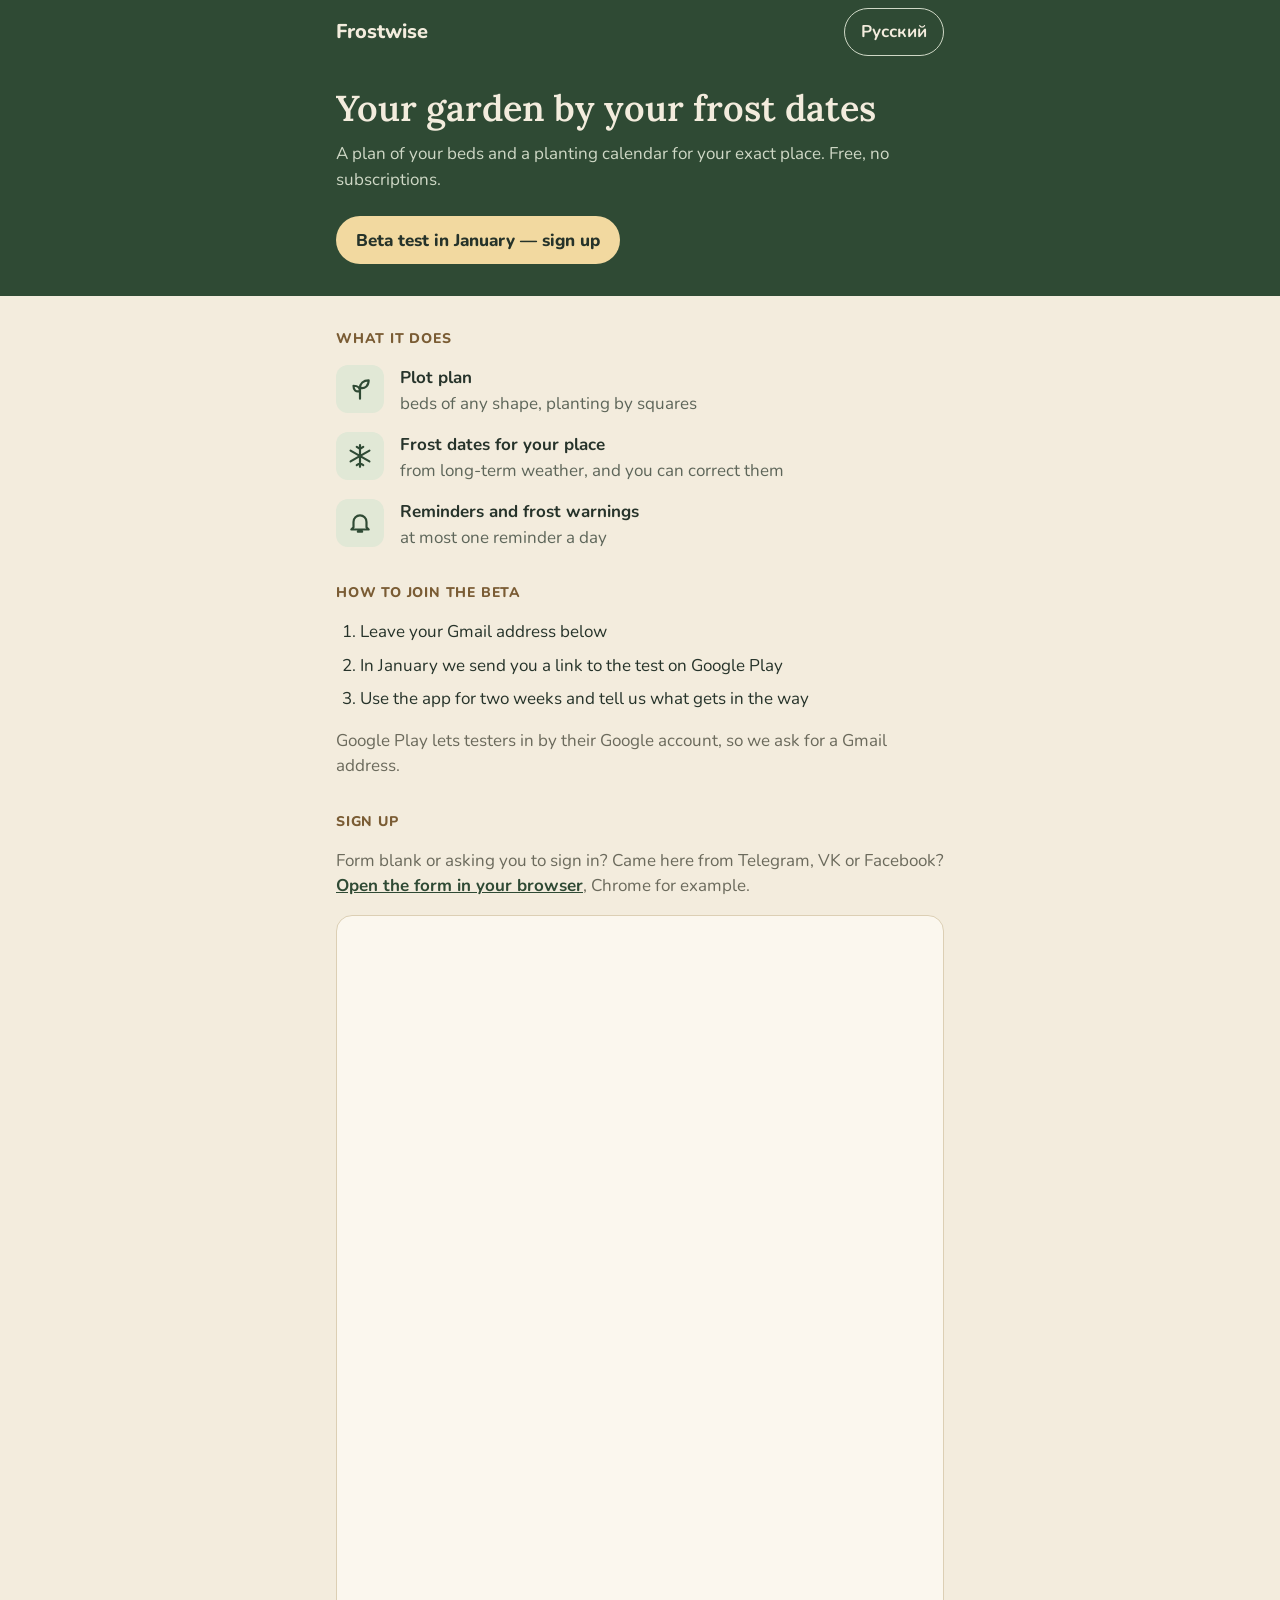
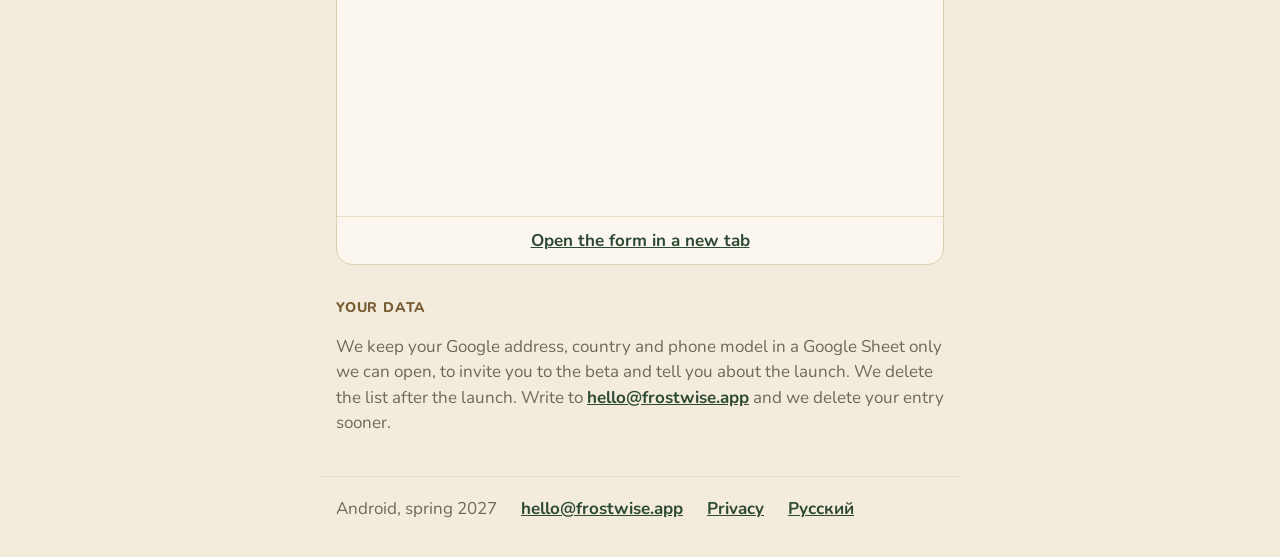
<file: index.html>
<!doctype html>
<html lang="en">
  <head>
    <meta charset="utf-8">
    <meta name="viewport" content="width=device-width, initial-scale=1">
    <title>Frostwise — your garden by your frost dates</title>
    <meta name="description" content="A plan of your beds and a planting calendar for your exact place. Free, no subscriptions. Beta test on Android in January.">
    <meta property="og:type" content="website">
    <meta property="og:url" content="https://frostwise.app/">
    <meta property="og:title" content="Frostwise — your garden by your frost dates">
    <meta property="og:description" content="A plan of your beds and a planting calendar for your exact place. Free, no subscriptions. Beta test on Android in January.">
    <meta property="og:image" content="https://frostwise.app/og.png">
    <meta property="og:locale" content="en_US">
    <link rel="alternate" hreflang="en" href="https://frostwise.app/">
    <link rel="alternate" hreflang="ru" href="https://frostwise.app/ru/">
    <link rel="alternate" hreflang="x-default" href="https://frostwise.app/">
    <link rel="icon" href="/icon.svg" type="image/svg+xml">
    <link rel="stylesheet" href="/styles.css">
  </head>
  <body>
    <header class="hero">
      <div class="wrap">
        <nav class="bar">
          <span class="wordmark">Frostwise</span>
          <a class="lang" href="/ru/" hreflang="ru" lang="ru">Русский</a>
        </nav>
        <h1>Your garden by your frost dates</h1>
        <p class="lead">A plan of your beds and a planting calendar for your exact place. Free, no subscriptions.</p>
        <a class="chip" href="#signup">Beta test in January — sign up</a>
      </div>
    </header>
    <main class="wrap">
      <section id="what">
        <h2 class="eyebrow">What it does</h2>
        <ul class="points">
          <li class="point">
            <span class="tile" aria-hidden="true"><svg viewBox="0 0 24 24"><path d="M12 21V11M12 11c0-4 3-7 8-7 0 5-3 8-8 7Zm0 3c0-3-2-5-6-5 0 4 2 6 6 5Z"/></svg></span>
            <p><strong>Plot plan</strong> beds of any shape, planting by squares</p>
          </li>
          <li class="point">
            <span class="tile" aria-hidden="true"><svg viewBox="0 0 24 24"><path d="M12 2v20M3.3 7l17.4 10M3.3 17l17.4-10M9 3.5l3 2 3-2M9 20.5l3-2 3 2"/></svg></span>
            <p><strong>Frost dates for your place</strong> from long-term weather, and you can correct them</p>
          </li>
          <li class="point">
            <span class="tile" aria-hidden="true"><svg viewBox="0 0 24 24"><path d="M6 16V11a6 6 0 0 1 12 0v5l2 2H4l2-2Zm4 4h4"/></svg></span>
            <p><strong>Reminders and frost warnings</strong> at most one reminder a day</p>
          </li>
        </ul>
      </section>
      <section id="beta">
        <h2 class="eyebrow">How to join the beta</h2>
        <ol class="steps">
          <li>Leave your Gmail address below</li>
          <li>In January we send you a link to the test on Google Play</li>
          <li>Use the app for two weeks and tell us what gets in the way</li>
        </ol>
        <p class="note">Google Play lets testers in by their Google account, so we ask for a Gmail address.</p>
      </section>
      <section id="signup">
        <h2 class="eyebrow">Sign up</h2>
        <p class="form-hint">Form blank or asking you to sign in? Came here from Telegram, VK or Facebook? <a class="form-link" href="https://docs.google.com/forms/d/e/1FAIpQLSfEmBC6Qk20G_iKcZBhZphVHSjhlrjrxqHFV7CmTz7oY4Jwbg/viewform" target="_blank" rel="noopener">Open the form in your browser</a>, Chrome for example.</p>
        <div class="form">
          <iframe class="form-frame" src="https://docs.google.com/forms/d/e/1FAIpQLSfEmBC6Qk20G_iKcZBhZphVHSjhlrjrxqHFV7CmTz7oY4Jwbg/viewform?embedded=true" title="Sign-up form" loading="lazy"></iframe>
          <a class="form-link" href="https://docs.google.com/forms/d/e/1FAIpQLSfEmBC6Qk20G_iKcZBhZphVHSjhlrjrxqHFV7CmTz7oY4Jwbg/viewform" target="_blank" rel="noopener">Open the form in a new tab</a>
        </div>
      </section>
      <section id="data">
        <h2 class="eyebrow">Your data</h2>
        <p class="note">We keep your Google address, country and phone model in a Google Sheet only we can open, to invite you to the beta and tell you about the launch. We delete the list after the launch. Write to <a href="mailto:hello@frostwise.app">hello@frostwise.app</a> and we delete your entry sooner.</p>
      </section>
    </main>
    <footer class="wrap foot">
      <span>Android, spring 2027</span>
      <a href="mailto:hello@frostwise.app">hello@frostwise.app</a>
      <a href="/privacy/">Privacy</a>
      <a href="/ru/" hreflang="ru" lang="ru">Русский</a>
    </footer>
  </body>
</html>
</file>
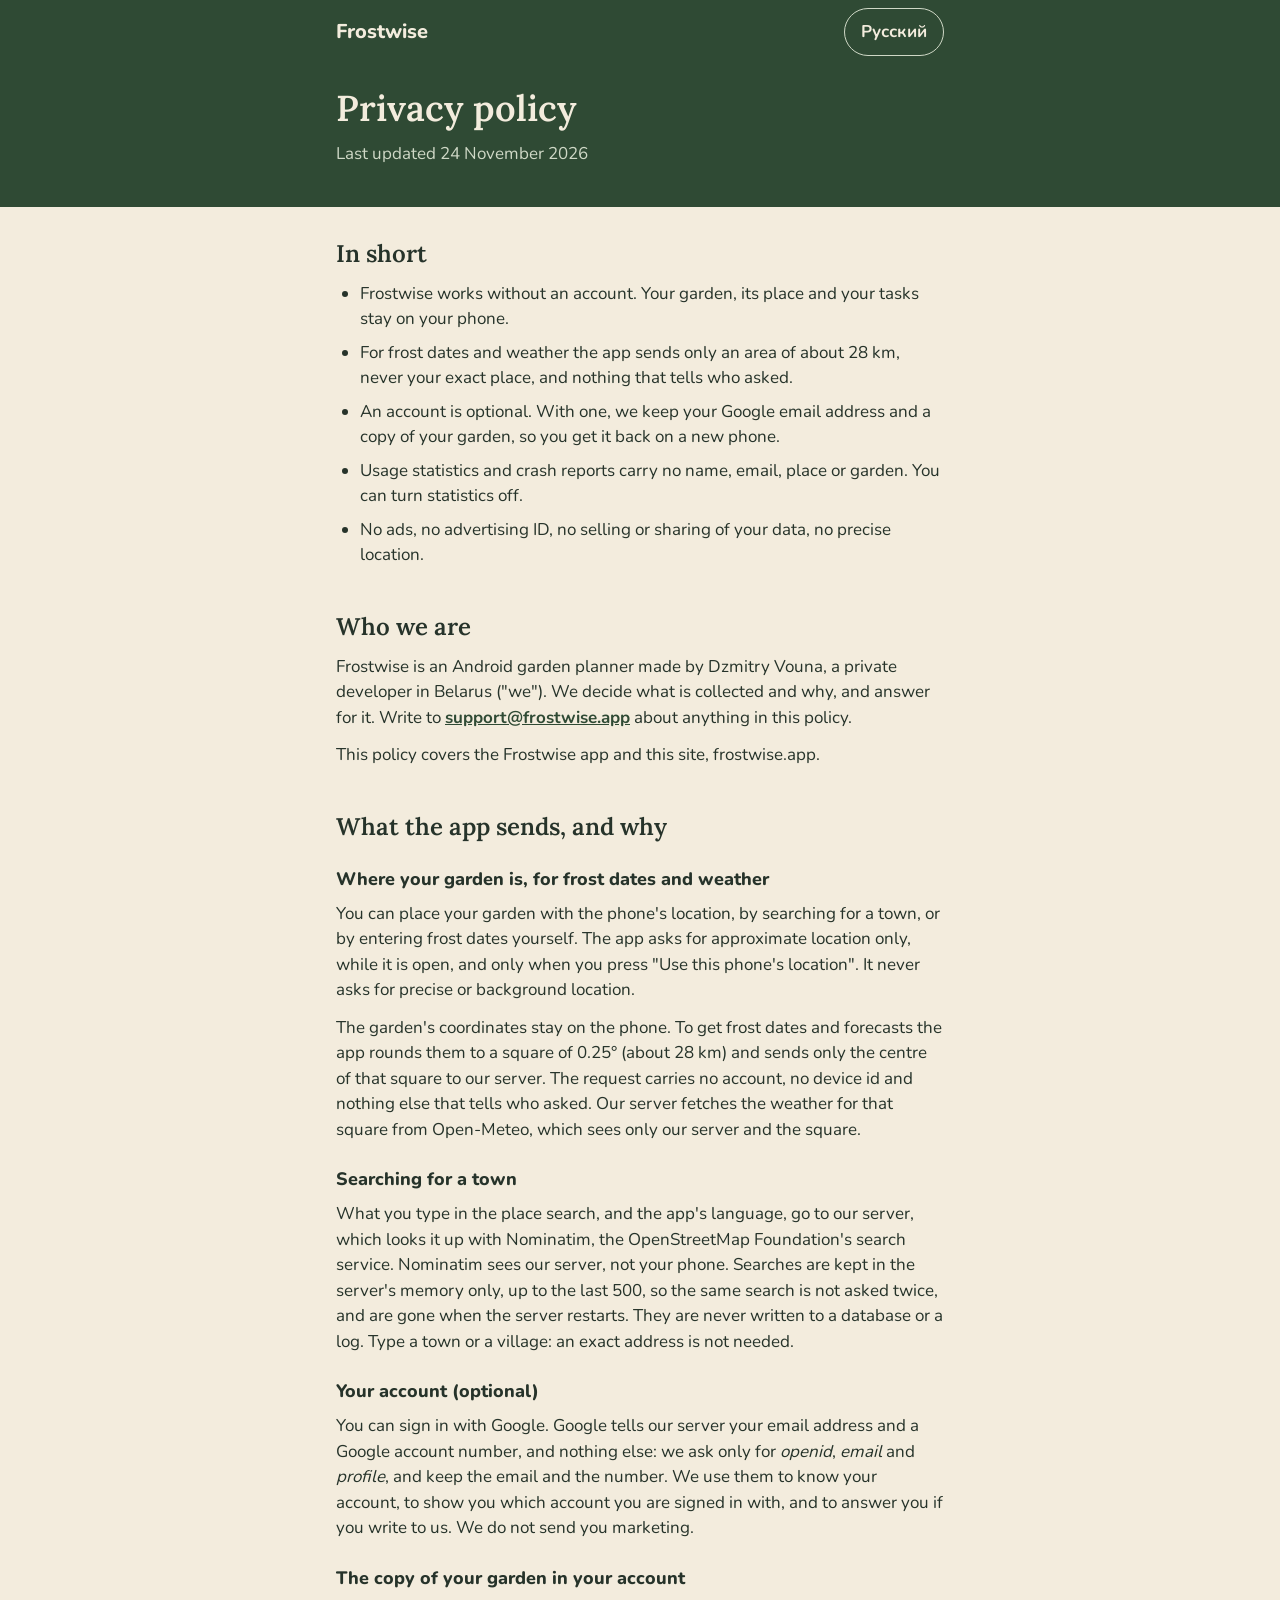
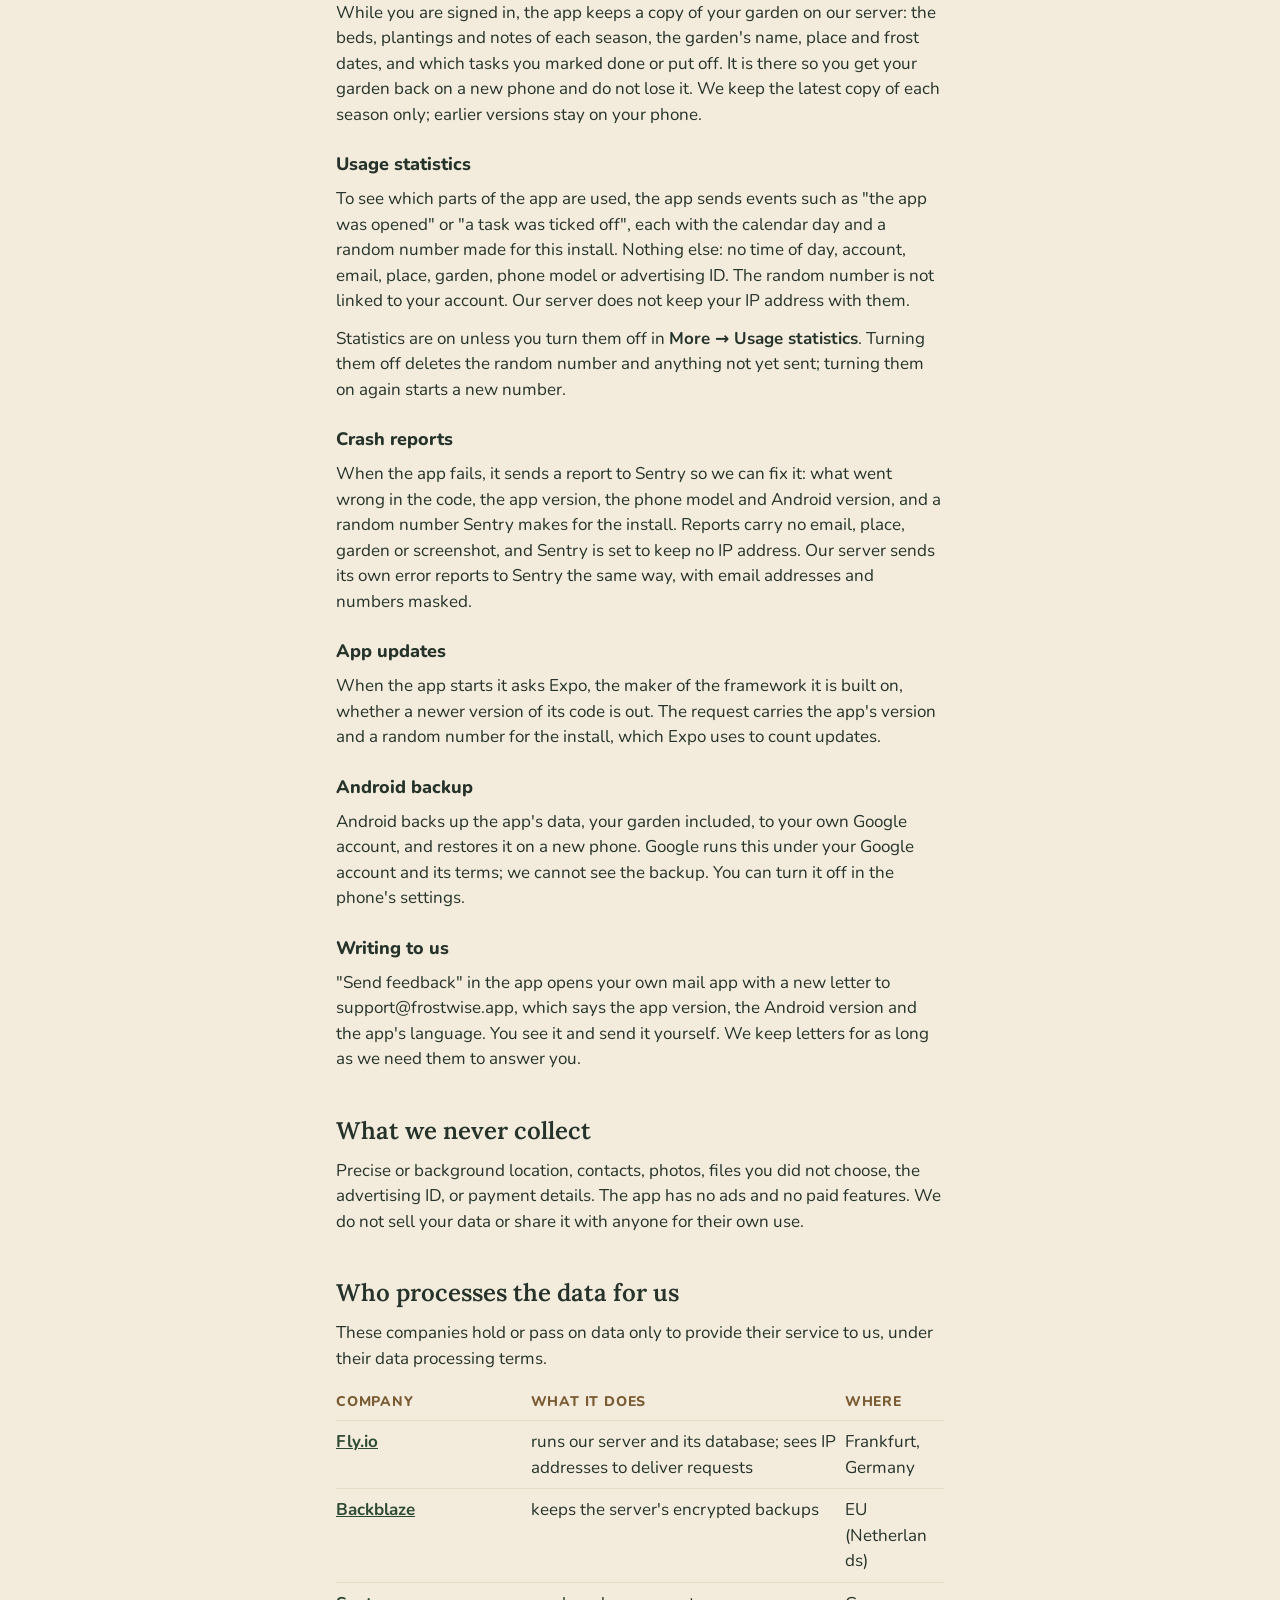
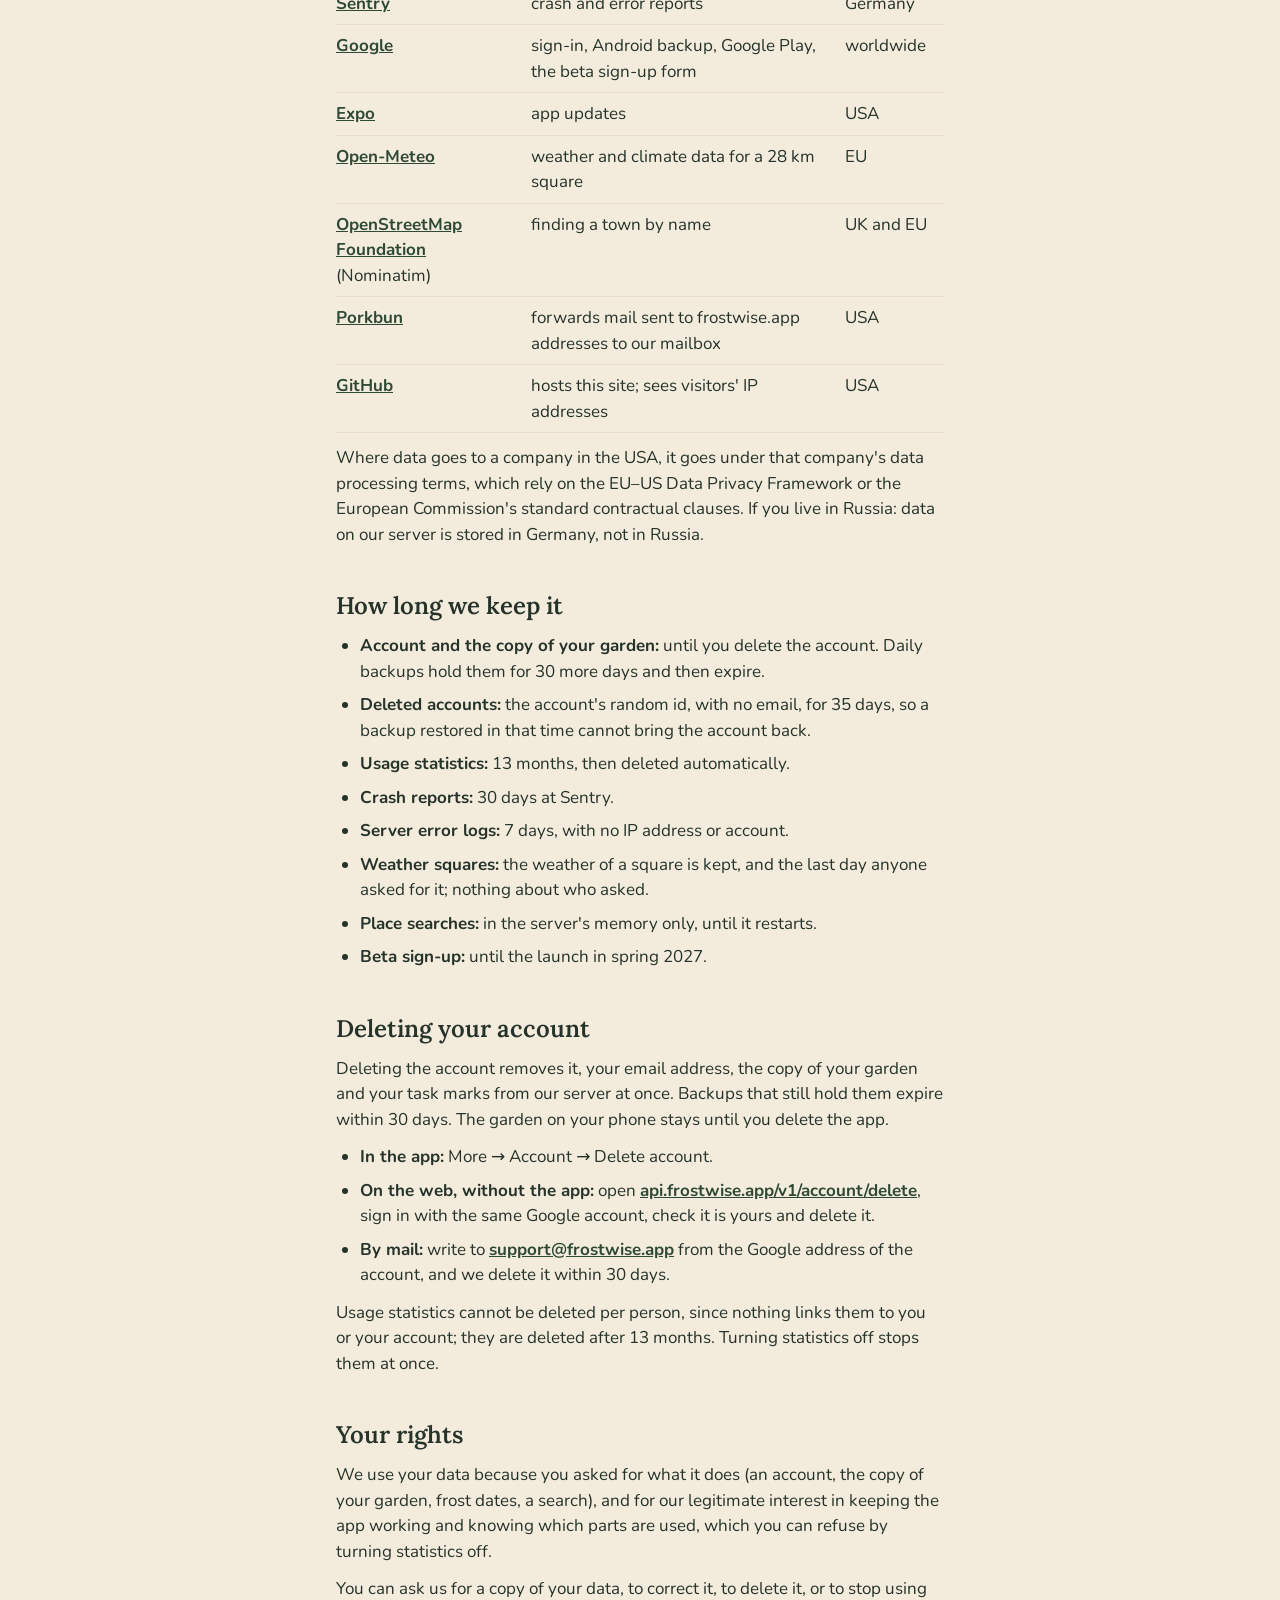
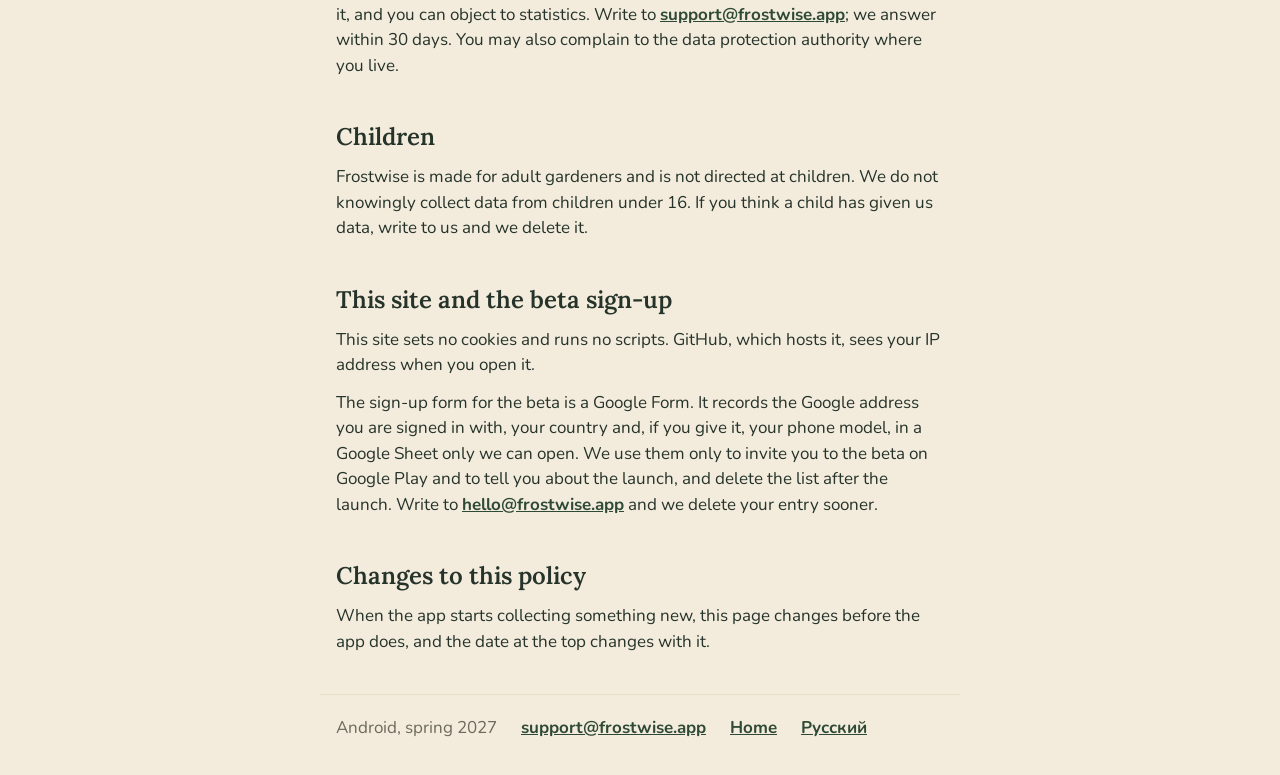
<file: privacy/index.html>
<!doctype html>
<html lang="en">
  <head>
    <meta charset="utf-8">
    <meta name="viewport" content="width=device-width, initial-scale=1">
    <title>Privacy policy — Frostwise</title>
    <meta name="description" content="What the Frostwise app and this site collect, why, where it is kept, for how long, and how to delete it.">
    <meta property="og:type" content="website">
    <meta property="og:url" content="https://frostwise.app/privacy/">
    <meta property="og:title" content="Privacy policy — Frostwise">
    <meta property="og:description" content="What the Frostwise app and this site collect, why, where it is kept, for how long, and how to delete it.">
    <meta property="og:image" content="https://frostwise.app/og.png">
    <meta property="og:locale" content="en_US">
    <link rel="alternate" hreflang="en" href="https://frostwise.app/privacy/">
    <link rel="alternate" hreflang="ru" href="https://frostwise.app/ru/privacy/">
    <link rel="alternate" hreflang="x-default" href="https://frostwise.app/privacy/">
    <link rel="icon" href="/icon.svg" type="image/svg+xml">
    <link rel="stylesheet" href="/styles.css">
  </head>
  <body>
    <header class="hero hero-short">
      <div class="wrap">
        <nav class="bar">
          <a class="wordmark" href="/">Frostwise</a>
          <a class="lang" href="/ru/privacy/" hreflang="ru" lang="ru">Русский</a>
        </nav>
        <h1>Privacy policy</h1>
        <p class="lead">Last updated 24 November 2026</p>
      </div>
    </header>
    <main class="wrap policy">
      <section id="summary">
        <h2>In short</h2>
        <ul>
          <li>Frostwise works without an account. Your garden, its place and your tasks stay on your phone.</li>
          <li>For frost dates and weather the app sends only an area of about 28 km, never your exact place, and nothing that tells who asked.</li>
          <li>An account is optional. With one, we keep your Google email address and a copy of your garden, so you get it back on a new phone.</li>
          <li>Usage statistics and crash reports carry no name, email, place or garden. You can turn statistics off.</li>
          <li>No ads, no advertising ID, no selling or sharing of your data, no precise location.</li>
        </ul>
      </section>

      <section id="who">
        <h2>Who we are</h2>
        <p>Frostwise is an Android garden planner made by Dzmitry Vouna, a private developer in Belarus ("we"). We decide what is collected and why, and answer for it. Write to <a href="mailto:support@frostwise.app">support@frostwise.app</a> about anything in this policy.</p>
        <p>This policy covers the Frostwise app and this site, frostwise.app.</p>
      </section>

      <section id="app">
        <h2>What the app sends, and why</h2>

        <h3>Where your garden is, for frost dates and weather</h3>
        <p>You can place your garden with the phone's location, by searching for a town, or by entering frost dates yourself. The app asks for approximate location only, while it is open, and only when you press "Use this phone's location". It never asks for precise or background location.</p>
        <p>The garden's coordinates stay on the phone. To get frost dates and forecasts the app rounds them to a square of 0.25° (about 28 km) and sends only the centre of that square to our server. The request carries no account, no device id and nothing else that tells who asked. Our server fetches the weather for that square from Open-Meteo, which sees only our server and the square.</p>

        <h3>Searching for a town</h3>
        <p>What you type in the place search, and the app's language, go to our server, which looks it up with Nominatim, the OpenStreetMap Foundation's search service. Nominatim sees our server, not your phone. Searches are kept in the server's memory only, up to the last 500, so the same search is not asked twice, and are gone when the server restarts. They are never written to a database or a log. Type a town or a village: an exact address is not needed.</p>

        <h3>Your account (optional)</h3>
        <p>You can sign in with Google. Google tells our server your email address and a Google account number, and nothing else: we ask only for <em>openid</em>, <em>email</em> and <em>profile</em>, and keep the email and the number. We use them to know your account, to show you which account you are signed in with, and to answer you if you write to us. We do not send you marketing.</p>

        <h3>The copy of your garden in your account</h3>
        <p>While you are signed in, the app keeps a copy of your garden on our server: the beds, plantings and notes of each season, the garden's name, place and frost dates, and which tasks you marked done or put off. It is there so you get your garden back on a new phone and do not lose it. We keep the latest copy of each season only; earlier versions stay on your phone.</p>

        <h3>Usage statistics</h3>
        <p>To see which parts of the app are used, the app sends events such as "the app was opened" or "a task was ticked off", each with the calendar day and a random number made for this install. Nothing else: no time of day, account, email, place, garden, phone model or advertising ID. The random number is not linked to your account. Our server does not keep your IP address with them.</p>
        <p>Statistics are on unless you turn them off in <strong>More → Usage statistics</strong>. Turning them off deletes the random number and anything not yet sent; turning them on again starts a new number.</p>

        <h3>Crash reports</h3>
        <p>When the app fails, it sends a report to Sentry so we can fix it: what went wrong in the code, the app version, the phone model and Android version, and a random number Sentry makes for the install. Reports carry no email, place, garden or screenshot, and Sentry is set to keep no IP address. Our server sends its own error reports to Sentry the same way, with email addresses and numbers masked.</p>

        <h3>App updates</h3>
        <p>When the app starts it asks Expo, the maker of the framework it is built on, whether a newer version of its code is out. The request carries the app's version and a random number for the install, which Expo uses to count updates.</p>

        <h3>Android backup</h3>
        <p>Android backs up the app's data, your garden included, to your own Google account, and restores it on a new phone. Google runs this under your Google account and its terms; we cannot see the backup. You can turn it off in the phone's settings.</p>

        <h3>Writing to us</h3>
        <p>"Send feedback" in the app opens your own mail app with a new letter to support@frostwise.app, which says the app version, the Android version and the app's language. You see it and send it yourself. We keep letters for as long as we need them to answer you.</p>
      </section>

      <section id="never">
        <h2>What we never collect</h2>
        <p>Precise or background location, contacts, photos, files you did not choose, the advertising ID, or payment details. The app has no ads and no paid features. We do not sell your data or share it with anyone for their own use.</p>
      </section>

      <section id="processors">
        <h2>Who processes the data for us</h2>
        <p>These companies hold or pass on data only to provide their service to us, under their data processing terms.</p>
        <table class="processors">
          <thead>
            <tr><th scope="col">Company</th><th scope="col">What it does</th><th scope="col">Where</th></tr>
          </thead>
          <tbody>
            <tr><td><a href="https://fly.io/legal/privacy-policy">Fly.io</a></td><td>runs our server and its database; sees IP addresses to deliver requests</td><td>Frankfurt, Germany</td></tr>
            <tr><td><a href="https://www.backblaze.com/company/policy/privacy">Backblaze</a></td><td>keeps the server's encrypted backups</td><td>EU (Netherlands)</td></tr>
            <tr><td><a href="https://sentry.io/privacy/">Sentry</a></td><td>crash and error reports</td><td>Germany</td></tr>
            <tr><td><a href="https://policies.google.com/privacy">Google</a></td><td>sign-in, Android backup, Google Play, the beta sign-up form</td><td>worldwide</td></tr>
            <tr><td><a href="https://expo.dev/privacy">Expo</a></td><td>app updates</td><td>USA</td></tr>
            <tr><td><a href="https://open-meteo.com/en/terms">Open-Meteo</a></td><td>weather and climate data for a 28 km square</td><td>EU</td></tr>
            <tr><td><a href="https://osmfoundation.org/wiki/Privacy_Policy">OpenStreetMap Foundation</a> (Nominatim)</td><td>finding a town by name</td><td>UK and EU</td></tr>
            <tr><td><a href="https://porkbun.com/legal/agreement/privacy_policy">Porkbun</a></td><td>forwards mail sent to frostwise.app addresses to our mailbox</td><td>USA</td></tr>
            <tr><td><a href="https://docs.github.com/en/site-policy/privacy-policies/github-general-privacy-statement">GitHub</a></td><td>hosts this site; sees visitors' IP addresses</td><td>USA</td></tr>
          </tbody>
        </table>
        <p>Where data goes to a company in the USA, it goes under that company's data processing terms, which rely on the EU–US Data Privacy Framework or the European Commission's standard contractual clauses. If you live in Russia: data on our server is stored in Germany, not in Russia.</p>
      </section>

      <section id="retention">
        <h2>How long we keep it</h2>
        <ul>
          <li><strong>Account and the copy of your garden:</strong> until you delete the account. Daily backups hold them for 30 more days and then expire.</li>
          <li><strong>Deleted accounts:</strong> the account's random id, with no email, for 35 days, so a backup restored in that time cannot bring the account back.</li>
          <li><strong>Usage statistics:</strong> 13 months, then deleted automatically.</li>
          <li><strong>Crash reports:</strong> 30 days at Sentry.</li>
          <li><strong>Server error logs:</strong> 7 days, with no IP address or account.</li>
          <li><strong>Weather squares:</strong> the weather of a square is kept, and the last day anyone asked for it; nothing about who asked.</li>
          <li><strong>Place searches:</strong> in the server's memory only, until it restarts.</li>
          <li><strong>Beta sign-up:</strong> until the launch in spring 2027.</li>
        </ul>
      </section>

      <section id="delete">
        <h2>Deleting your account</h2>
        <p>Deleting the account removes it, your email address, the copy of your garden and your task marks from our server at once. Backups that still hold them expire within 30 days. The garden on your phone stays until you delete the app.</p>
        <ul>
          <li><strong>In the app:</strong> More → Account → Delete account.</li>
          <li><strong>On the web, without the app:</strong> open <a href="https://api.frostwise.app/v1/account/delete">api.frostwise.app/v1/account/delete</a>, sign in with the same Google account, check it is yours and delete it.</li>
          <li><strong>By mail:</strong> write to <a href="mailto:support@frostwise.app">support@frostwise.app</a> from the Google address of the account, and we delete it within 30 days.</li>
        </ul>
        <p>Usage statistics cannot be deleted per person, since nothing links them to you or your account; they are deleted after 13 months. Turning statistics off stops them at once.</p>
      </section>

      <section id="rights">
        <h2>Your rights</h2>
        <p>We use your data because you asked for what it does (an account, the copy of your garden, frost dates, a search), and for our legitimate interest in keeping the app working and knowing which parts are used, which you can refuse by turning statistics off.</p>
        <p>You can ask us for a copy of your data, to correct it, to delete it, or to stop using it, and you can object to statistics. Write to <a href="mailto:support@frostwise.app">support@frostwise.app</a>; we answer within 30 days. You may also complain to the data protection authority where you live.</p>
      </section>

      <section id="children">
        <h2>Children</h2>
        <p>Frostwise is made for adult gardeners and is not directed at children. We do not knowingly collect data from children under 16. If you think a child has given us data, write to us and we delete it.</p>
      </section>

      <section id="site">
        <h2>This site and the beta sign-up</h2>
        <p>This site sets no cookies and runs no scripts. GitHub, which hosts it, sees your IP address when you open it.</p>
        <p>The sign-up form for the beta is a Google Form. It records the Google address you are signed in with, your country and, if you give it, your phone model, in a Google Sheet only we can open. We use them only to invite you to the beta on Google Play and to tell you about the launch, and delete the list after the launch. Write to <a href="mailto:hello@frostwise.app">hello@frostwise.app</a> and we delete your entry sooner.</p>
      </section>

      <section id="changes">
        <h2>Changes to this policy</h2>
        <p>When the app starts collecting something new, this page changes before the app does, and the date at the top changes with it.</p>
      </section>
    </main>
    <footer class="wrap foot">
      <span>Android, spring 2027</span>
      <a href="mailto:support@frostwise.app">support@frostwise.app</a>
      <a href="/">Home</a>
      <a href="/ru/privacy/" hreflang="ru" lang="ru">Русский</a>
    </footer>
  </body>
</html>
</file>
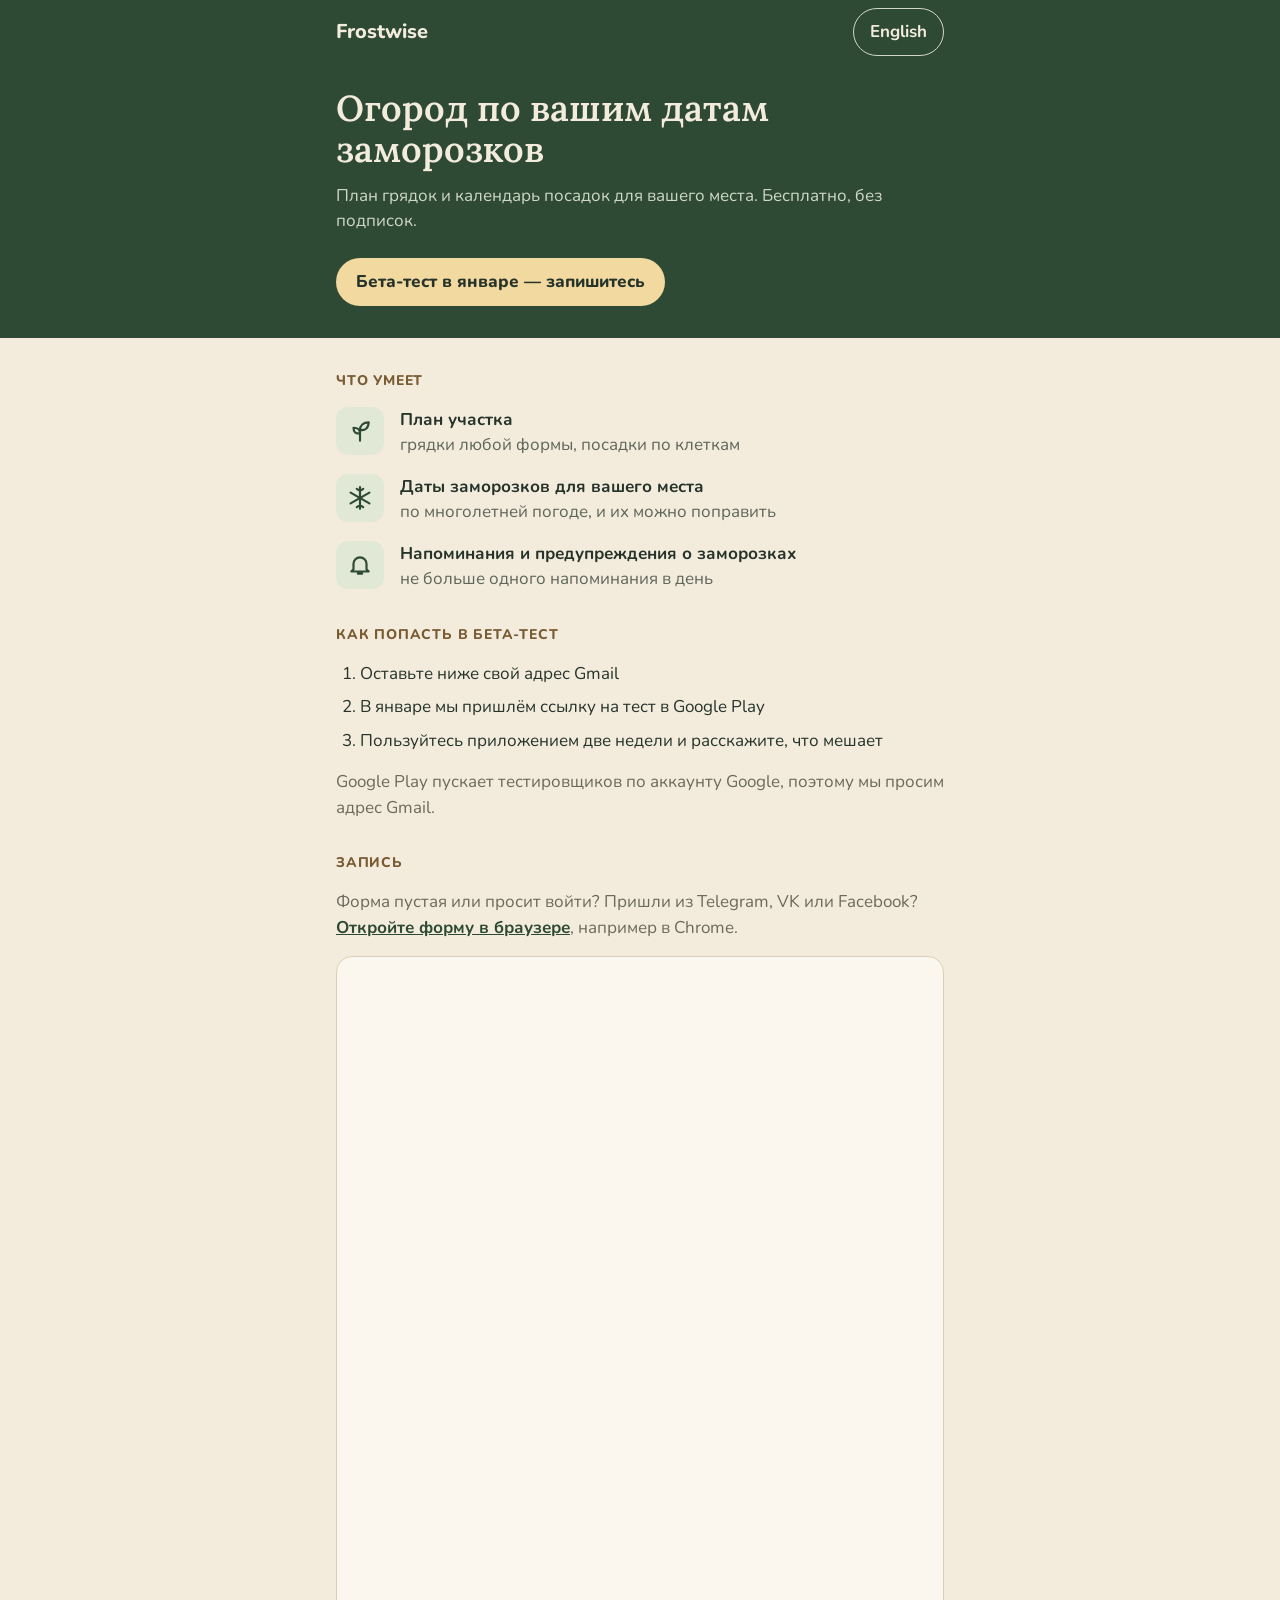
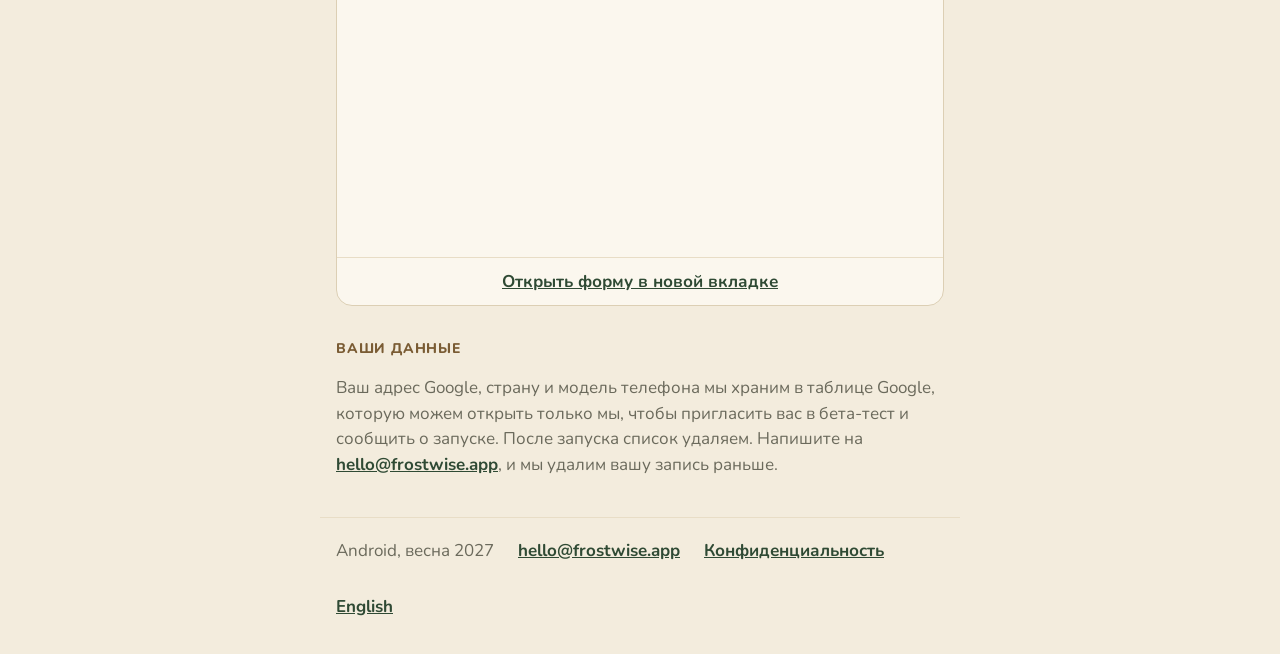
<file: ru/index.html>
<!doctype html>
<html lang="ru">
  <head>
    <meta charset="utf-8">
    <meta name="viewport" content="width=device-width, initial-scale=1">
    <title>Frostwise — огород по вашим датам заморозков</title>
    <meta name="description" content="План грядок и календарь посадок для вашего места. Бесплатно, без подписок. Бета-тест на Android в январе.">
    <meta property="og:type" content="website">
    <meta property="og:url" content="https://frostwise.app/ru/">
    <meta property="og:title" content="Frostwise — огород по вашим датам заморозков">
    <meta property="og:description" content="План грядок и календарь посадок для вашего места. Бесплатно, без подписок. Бета-тест на Android в январе.">
    <meta property="og:image" content="https://frostwise.app/og.png">
    <meta property="og:locale" content="ru_RU">
    <link rel="alternate" hreflang="en" href="https://frostwise.app/">
    <link rel="alternate" hreflang="ru" href="https://frostwise.app/ru/">
    <link rel="alternate" hreflang="x-default" href="https://frostwise.app/">
    <link rel="icon" href="/icon.svg" type="image/svg+xml">
    <link rel="stylesheet" href="/styles.css">
  </head>
  <body>
    <header class="hero">
      <div class="wrap">
        <nav class="bar">
          <span class="wordmark">Frostwise</span>
          <a class="lang" href="/" hreflang="en" lang="en">English</a>
        </nav>
        <h1>Огород по вашим датам заморозков</h1>
        <p class="lead">План грядок и календарь посадок для вашего места. Бесплатно, без подписок.</p>
        <a class="chip" href="#signup">Бета-тест в январе — запишитесь</a>
      </div>
    </header>
    <main class="wrap">
      <section id="what">
        <h2 class="eyebrow">Что умеет</h2>
        <ul class="points">
          <li class="point">
            <span class="tile" aria-hidden="true"><svg viewBox="0 0 24 24"><path d="M12 21V11M12 11c0-4 3-7 8-7 0 5-3 8-8 7Zm0 3c0-3-2-5-6-5 0 4 2 6 6 5Z"/></svg></span>
            <p><strong>План участка</strong> грядки любой формы, посадки по клеткам</p>
          </li>
          <li class="point">
            <span class="tile" aria-hidden="true"><svg viewBox="0 0 24 24"><path d="M12 2v20M3.3 7l17.4 10M3.3 17l17.4-10M9 3.5l3 2 3-2M9 20.5l3-2 3 2"/></svg></span>
            <p><strong>Даты заморозков для вашего места</strong> по многолетней погоде, и их можно поправить</p>
          </li>
          <li class="point">
            <span class="tile" aria-hidden="true"><svg viewBox="0 0 24 24"><path d="M6 16V11a6 6 0 0 1 12 0v5l2 2H4l2-2Zm4 4h4"/></svg></span>
            <p><strong>Напоминания и предупреждения о заморозках</strong> не больше одного напоминания в день</p>
          </li>
        </ul>
      </section>
      <section id="beta">
        <h2 class="eyebrow">Как попасть в бета-тест</h2>
        <ol class="steps">
          <li>Оставьте ниже свой адрес Gmail</li>
          <li>В январе мы пришлём ссылку на тест в Google Play</li>
          <li>Пользуйтесь приложением две недели и расскажите, что мешает</li>
        </ol>
        <p class="note">Google Play пускает тестировщиков по аккаунту Google, поэтому мы просим адрес Gmail.</p>
      </section>
      <section id="signup">
        <h2 class="eyebrow">Запись</h2>
        <p class="form-hint">Форма пустая или просит войти? Пришли из Telegram, VK или Facebook? <a class="form-link" href="https://docs.google.com/forms/d/e/1FAIpQLSenQcG1S4xHIgITK16zReEzcNjp5z9NIffepPU142SHzd40rg/viewform" target="_blank" rel="noopener">Откройте форму в браузере</a>, например в Chrome.</p>
        <div class="form">
          <iframe class="form-frame" src="https://docs.google.com/forms/d/e/1FAIpQLSenQcG1S4xHIgITK16zReEzcNjp5z9NIffepPU142SHzd40rg/viewform?embedded=true" title="Форма записи" loading="lazy"></iframe>
          <a class="form-link" href="https://docs.google.com/forms/d/e/1FAIpQLSenQcG1S4xHIgITK16zReEzcNjp5z9NIffepPU142SHzd40rg/viewform" target="_blank" rel="noopener">Открыть форму в новой вкладке</a>
        </div>
      </section>
      <section id="data">
        <h2 class="eyebrow">Ваши данные</h2>
        <p class="note">Ваш адрес Google, страну и модель телефона мы храним в таблице Google, которую можем открыть только мы, чтобы пригласить вас в бета-тест и сообщить о запуске. После запуска список удаляем. Напишите на <a href="mailto:hello@frostwise.app">hello@frostwise.app</a>, и мы удалим вашу запись раньше.</p>
      </section>
    </main>
    <footer class="wrap foot">
      <span>Android, весна 2027</span>
      <a href="mailto:hello@frostwise.app">hello@frostwise.app</a>
      <a href="/ru/privacy/">Конфиденциальность</a>
      <a href="/" hreflang="en" lang="en">English</a>
    </footer>
  </body>
</html>
</file>
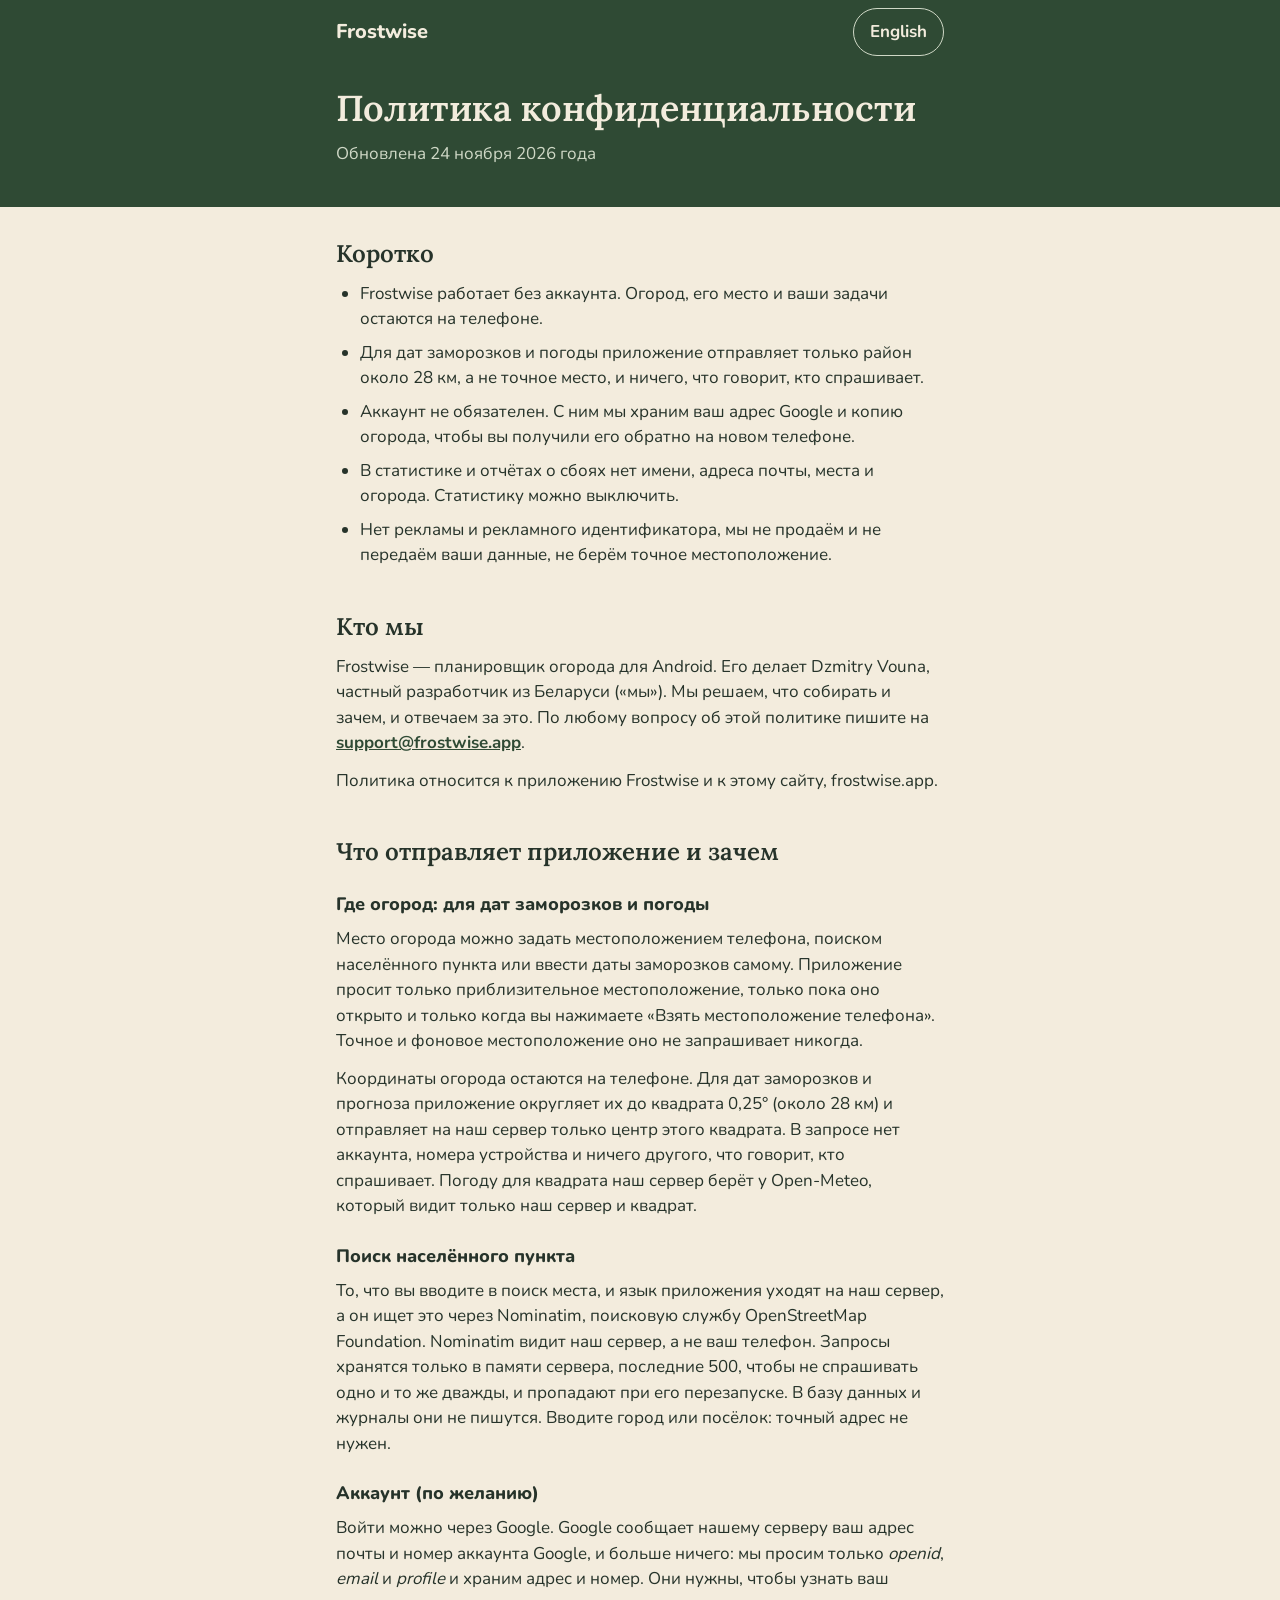
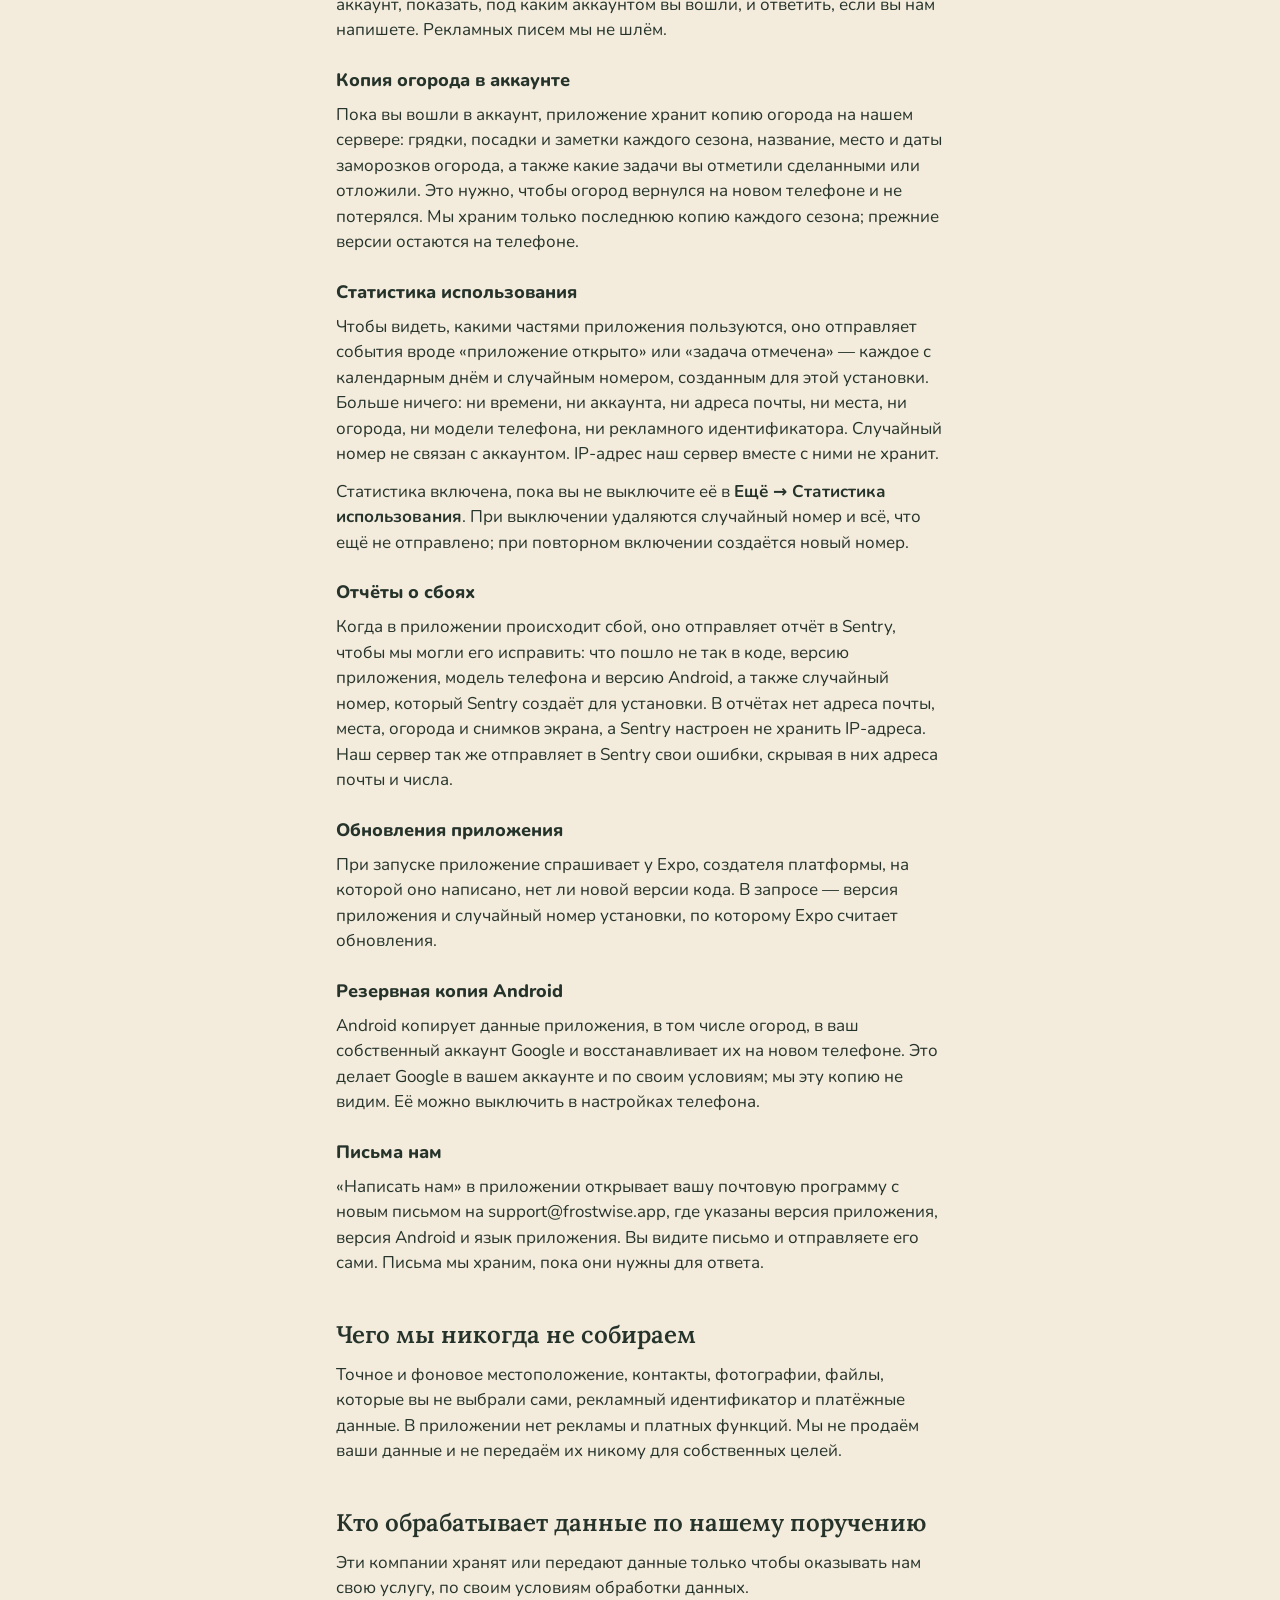
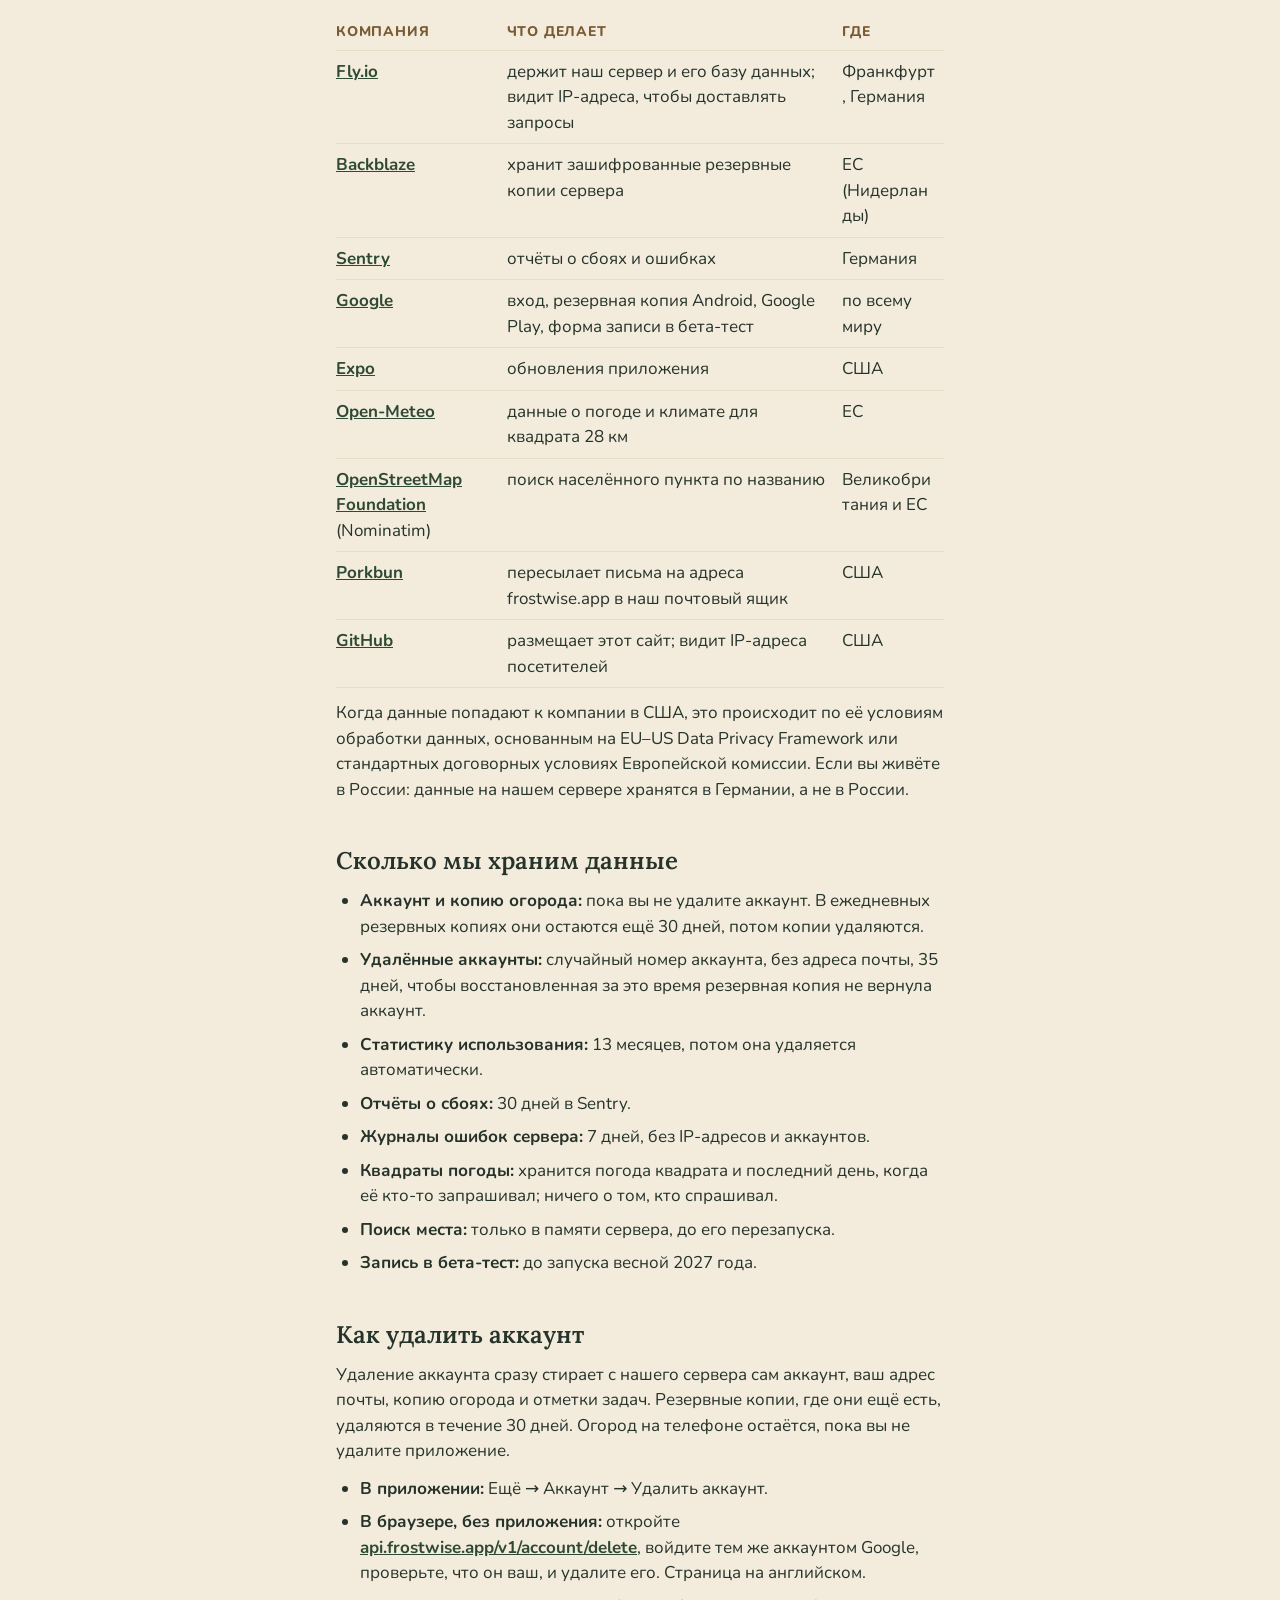
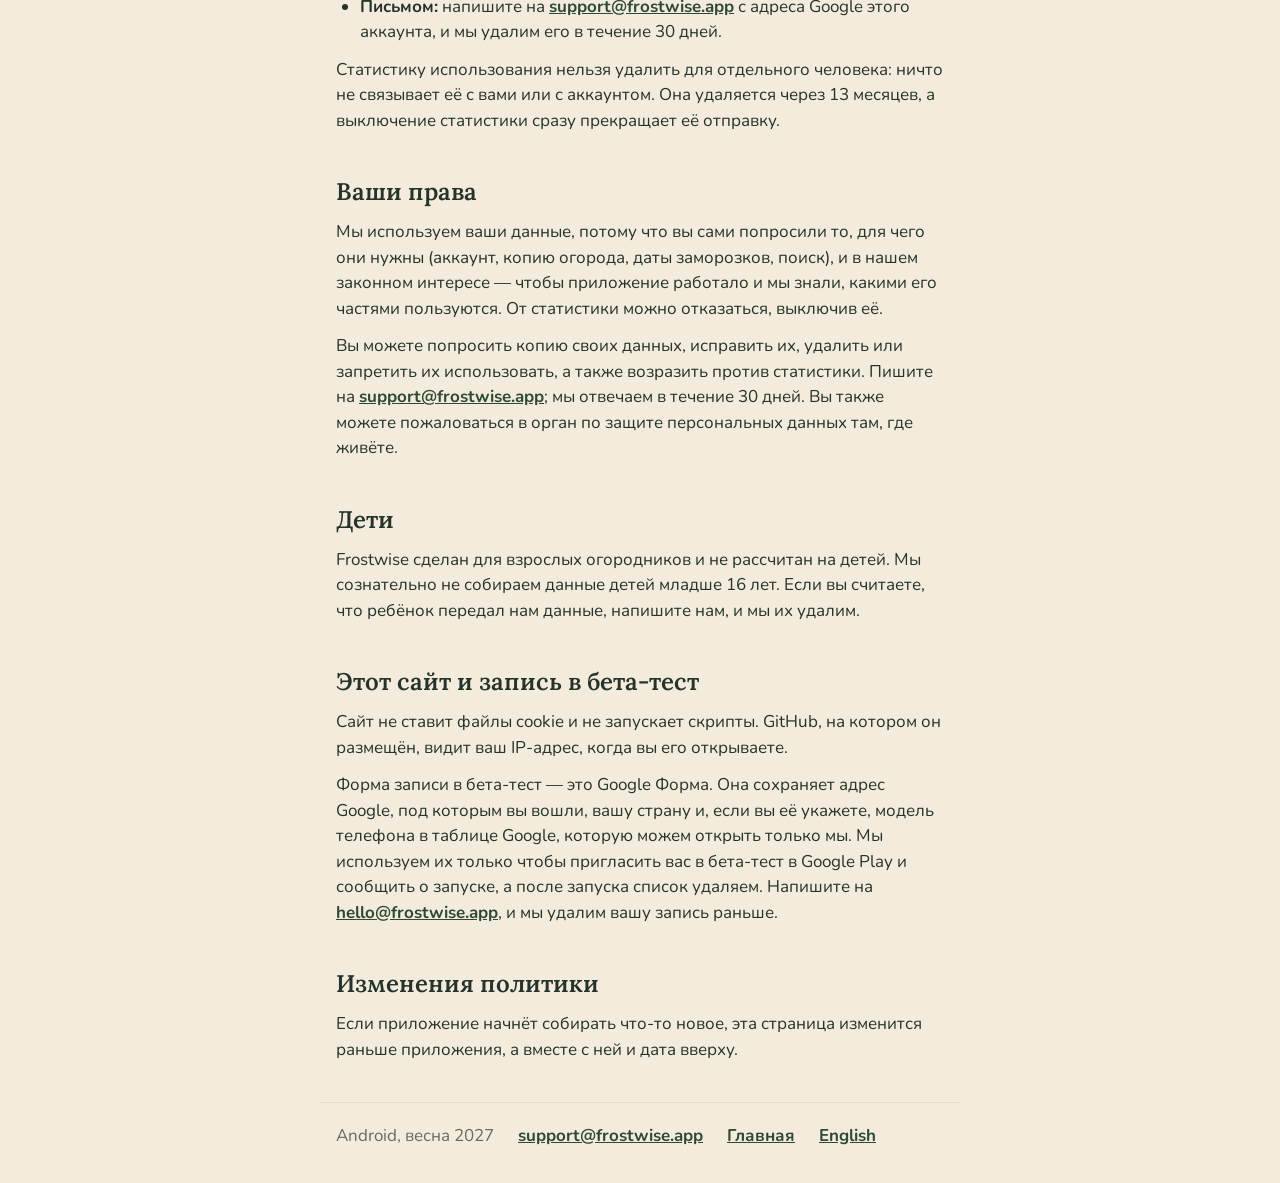
<file: ru/privacy/index.html>
<!doctype html>
<html lang="ru">
  <head>
    <meta charset="utf-8">
    <meta name="viewport" content="width=device-width, initial-scale=1">
    <title>Политика конфиденциальности — Frostwise</title>
    <meta name="description" content="Что собирают приложение Frostwise и этот сайт, зачем, где хранят, как долго и как это удалить.">
    <meta property="og:type" content="website">
    <meta property="og:url" content="https://frostwise.app/ru/privacy/">
    <meta property="og:title" content="Политика конфиденциальности — Frostwise">
    <meta property="og:description" content="Что собирают приложение Frostwise и этот сайт, зачем, где хранят, как долго и как это удалить.">
    <meta property="og:image" content="https://frostwise.app/og.png">
    <meta property="og:locale" content="ru_RU">
    <link rel="alternate" hreflang="en" href="https://frostwise.app/privacy/">
    <link rel="alternate" hreflang="ru" href="https://frostwise.app/ru/privacy/">
    <link rel="alternate" hreflang="x-default" href="https://frostwise.app/privacy/">
    <link rel="icon" href="/icon.svg" type="image/svg+xml">
    <link rel="stylesheet" href="/styles.css">
  </head>
  <body>
    <header class="hero hero-short">
      <div class="wrap">
        <nav class="bar">
          <a class="wordmark" href="/ru/">Frostwise</a>
          <a class="lang" href="/privacy/" hreflang="en" lang="en">English</a>
        </nav>
        <h1>Политика конфиденциальности</h1>
        <p class="lead">Обновлена 24 ноября 2026 года</p>
      </div>
    </header>
    <main class="wrap policy">
      <section id="summary">
        <h2>Коротко</h2>
        <ul>
          <li>Frostwise работает без аккаунта. Огород, его место и ваши задачи остаются на телефоне.</li>
          <li>Для дат заморозков и погоды приложение отправляет только район около 28 км, а не точное место, и ничего, что говорит, кто спрашивает.</li>
          <li>Аккаунт не обязателен. С ним мы храним ваш адрес Google и копию огорода, чтобы вы получили его обратно на новом телефоне.</li>
          <li>В статистике и отчётах о сбоях нет имени, адреса почты, места и огорода. Статистику можно выключить.</li>
          <li>Нет рекламы и рекламного идентификатора, мы не продаём и не передаём ваши данные, не берём точное местоположение.</li>
        </ul>
      </section>

      <section id="who">
        <h2>Кто мы</h2>
        <p>Frostwise — планировщик огорода для Android. Его делает Dzmitry Vouna, частный разработчик из Беларуси («мы»). Мы решаем, что собирать и зачем, и отвечаем за это. По любому вопросу об этой политике пишите на <a href="mailto:support@frostwise.app">support@frostwise.app</a>.</p>
        <p>Политика относится к приложению Frostwise и к этому сайту, frostwise.app.</p>
      </section>

      <section id="app">
        <h2>Что отправляет приложение и зачем</h2>

        <h3>Где огород: для дат заморозков и погоды</h3>
        <p>Место огорода можно задать местоположением телефона, поиском населённого пункта или ввести даты заморозков самому. Приложение просит только приблизительное местоположение, только пока оно открыто и только когда вы нажимаете «Взять местоположение телефона». Точное и фоновое местоположение оно не запрашивает никогда.</p>
        <p>Координаты огорода остаются на телефоне. Для дат заморозков и прогноза приложение округляет их до квадрата 0,25° (около 28 км) и отправляет на наш сервер только центр этого квадрата. В запросе нет аккаунта, номера устройства и ничего другого, что говорит, кто спрашивает. Погоду для квадрата наш сервер берёт у Open-Meteo, который видит только наш сервер и квадрат.</p>

        <h3>Поиск населённого пункта</h3>
        <p>То, что вы вводите в поиск места, и язык приложения уходят на наш сервер, а он ищет это через Nominatim, поисковую службу OpenStreetMap Foundation. Nominatim видит наш сервер, а не ваш телефон. Запросы хранятся только в памяти сервера, последние 500, чтобы не спрашивать одно и то же дважды, и пропадают при его перезапуске. В базу данных и журналы они не пишутся. Вводите город или посёлок: точный адрес не нужен.</p>

        <h3>Аккаунт (по желанию)</h3>
        <p>Войти можно через Google. Google сообщает нашему серверу ваш адрес почты и номер аккаунта Google, и больше ничего: мы просим только <em>openid</em>, <em>email</em> и <em>profile</em> и храним адрес и номер. Они нужны, чтобы узнать ваш аккаунт, показать, под каким аккаунтом вы вошли, и ответить, если вы нам напишете. Рекламных писем мы не шлём.</p>

        <h3>Копия огорода в аккаунте</h3>
        <p>Пока вы вошли в аккаунт, приложение хранит копию огорода на нашем сервере: грядки, посадки и заметки каждого сезона, название, место и даты заморозков огорода, а также какие задачи вы отметили сделанными или отложили. Это нужно, чтобы огород вернулся на новом телефоне и не потерялся. Мы храним только последнюю копию каждого сезона; прежние версии остаются на телефоне.</p>

        <h3>Статистика использования</h3>
        <p>Чтобы видеть, какими частями приложения пользуются, оно отправляет события вроде «приложение открыто» или «задача отмечена» — каждое с календарным днём и случайным номером, созданным для этой установки. Больше ничего: ни времени, ни аккаунта, ни адреса почты, ни места, ни огорода, ни модели телефона, ни рекламного идентификатора. Случайный номер не связан с аккаунтом. IP-адрес наш сервер вместе с ними не хранит.</p>
        <p>Статистика включена, пока вы не выключите её в <strong>Ещё → Статистика использования</strong>. При выключении удаляются случайный номер и всё, что ещё не отправлено; при повторном включении создаётся новый номер.</p>

        <h3>Отчёты о сбоях</h3>
        <p>Когда в приложении происходит сбой, оно отправляет отчёт в Sentry, чтобы мы могли его исправить: что пошло не так в коде, версию приложения, модель телефона и версию Android, а также случайный номер, который Sentry создаёт для установки. В отчётах нет адреса почты, места, огорода и снимков экрана, а Sentry настроен не хранить IP-адреса. Наш сервер так же отправляет в Sentry свои ошибки, скрывая в них адреса почты и числа.</p>

        <h3>Обновления приложения</h3>
        <p>При запуске приложение спрашивает у Expo, создателя платформы, на которой оно написано, нет ли новой версии кода. В запросе — версия приложения и случайный номер установки, по которому Expo считает обновления.</p>

        <h3>Резервная копия Android</h3>
        <p>Android копирует данные приложения, в том числе огород, в ваш собственный аккаунт Google и восстанавливает их на новом телефоне. Это делает Google в вашем аккаунте и по своим условиям; мы эту копию не видим. Её можно выключить в настройках телефона.</p>

        <h3>Письма нам</h3>
        <p>«Написать нам» в приложении открывает вашу почтовую программу с новым письмом на support@frostwise.app, где указаны версия приложения, версия Android и язык приложения. Вы видите письмо и отправляете его сами. Письма мы храним, пока они нужны для ответа.</p>
      </section>

      <section id="never">
        <h2>Чего мы никогда не собираем</h2>
        <p>Точное и фоновое местоположение, контакты, фотографии, файлы, которые вы не выбрали сами, рекламный идентификатор и платёжные данные. В приложении нет рекламы и платных функций. Мы не продаём ваши данные и не передаём их никому для собственных целей.</p>
      </section>

      <section id="processors">
        <h2>Кто обрабатывает данные по нашему поручению</h2>
        <p>Эти компании хранят или передают данные только чтобы оказывать нам свою услугу, по своим условиям обработки данных.</p>
        <table class="processors">
          <thead>
            <tr><th scope="col">Компания</th><th scope="col">Что делает</th><th scope="col">Где</th></tr>
          </thead>
          <tbody>
            <tr><td><a href="https://fly.io/legal/privacy-policy">Fly.io</a></td><td>держит наш сервер и его базу данных; видит IP-адреса, чтобы доставлять запросы</td><td>Франкфурт, Германия</td></tr>
            <tr><td><a href="https://www.backblaze.com/company/policy/privacy">Backblaze</a></td><td>хранит зашифрованные резервные копии сервера</td><td>ЕС (Нидерланды)</td></tr>
            <tr><td><a href="https://sentry.io/privacy/">Sentry</a></td><td>отчёты о сбоях и ошибках</td><td>Германия</td></tr>
            <tr><td><a href="https://policies.google.com/privacy?hl=ru">Google</a></td><td>вход, резервная копия Android, Google Play, форма записи в бета-тест</td><td>по всему миру</td></tr>
            <tr><td><a href="https://expo.dev/privacy">Expo</a></td><td>обновления приложения</td><td>США</td></tr>
            <tr><td><a href="https://open-meteo.com/en/terms">Open-Meteo</a></td><td>данные о погоде и климате для квадрата 28 км</td><td>ЕС</td></tr>
            <tr><td><a href="https://osmfoundation.org/wiki/Privacy_Policy">OpenStreetMap Foundation</a> (Nominatim)</td><td>поиск населённого пункта по названию</td><td>Великобритания и ЕС</td></tr>
            <tr><td><a href="https://porkbun.com/legal/agreement/privacy_policy">Porkbun</a></td><td>пересылает письма на адреса frostwise.app в наш почтовый ящик</td><td>США</td></tr>
            <tr><td><a href="https://docs.github.com/en/site-policy/privacy-policies/github-general-privacy-statement">GitHub</a></td><td>размещает этот сайт; видит IP-адреса посетителей</td><td>США</td></tr>
          </tbody>
        </table>
        <p>Когда данные попадают к компании в США, это происходит по её условиям обработки данных, основанным на EU–US Data Privacy Framework или стандартных договорных условиях Европейской комиссии. Если вы живёте в России: данные на нашем сервере хранятся в Германии, а не в России.</p>
      </section>

      <section id="retention">
        <h2>Сколько мы храним данные</h2>
        <ul>
          <li><strong>Аккаунт и копию огорода:</strong> пока вы не удалите аккаунт. В ежедневных резервных копиях они остаются ещё 30 дней, потом копии удаляются.</li>
          <li><strong>Удалённые аккаунты:</strong> случайный номер аккаунта, без адреса почты, 35 дней, чтобы восстановленная за это время резервная копия не вернула аккаунт.</li>
          <li><strong>Статистику использования:</strong> 13 месяцев, потом она удаляется автоматически.</li>
          <li><strong>Отчёты о сбоях:</strong> 30 дней в Sentry.</li>
          <li><strong>Журналы ошибок сервера:</strong> 7 дней, без IP-адресов и аккаунтов.</li>
          <li><strong>Квадраты погоды:</strong> хранится погода квадрата и последний день, когда её кто-то запрашивал; ничего о том, кто спрашивал.</li>
          <li><strong>Поиск места:</strong> только в памяти сервера, до его перезапуска.</li>
          <li><strong>Запись в бета-тест:</strong> до запуска весной 2027 года.</li>
        </ul>
      </section>

      <section id="delete">
        <h2>Как удалить аккаунт</h2>
        <p>Удаление аккаунта сразу стирает с нашего сервера сам аккаунт, ваш адрес почты, копию огорода и отметки задач. Резервные копии, где они ещё есть, удаляются в течение 30 дней. Огород на телефоне остаётся, пока вы не удалите приложение.</p>
        <ul>
          <li><strong>В приложении:</strong> Ещё → Аккаунт → Удалить аккаунт.</li>
          <li><strong>В браузере, без приложения:</strong> откройте <a href="https://api.frostwise.app/v1/account/delete">api.frostwise.app/v1/account/delete</a>, войдите тем же аккаунтом Google, проверьте, что он ваш, и удалите его. Страница на английском.</li>
          <li><strong>Письмом:</strong> напишите на <a href="mailto:support@frostwise.app">support@frostwise.app</a> с адреса Google этого аккаунта, и мы удалим его в течение 30 дней.</li>
        </ul>
        <p>Статистику использования нельзя удалить для отдельного человека: ничто не связывает её с вами или с аккаунтом. Она удаляется через 13 месяцев, а выключение статистики сразу прекращает её отправку.</p>
      </section>

      <section id="rights">
        <h2>Ваши права</h2>
        <p>Мы используем ваши данные, потому что вы сами попросили то, для чего они нужны (аккаунт, копию огорода, даты заморозков, поиск), и в нашем законном интересе — чтобы приложение работало и мы знали, какими его частями пользуются. От статистики можно отказаться, выключив её.</p>
        <p>Вы можете попросить копию своих данных, исправить их, удалить или запретить их использовать, а также возразить против статистики. Пишите на <a href="mailto:support@frostwise.app">support@frostwise.app</a>; мы отвечаем в течение 30 дней. Вы также можете пожаловаться в орган по защите персональных данных там, где живёте.</p>
      </section>

      <section id="children">
        <h2>Дети</h2>
        <p>Frostwise сделан для взрослых огородников и не рассчитан на детей. Мы сознательно не собираем данные детей младше 16 лет. Если вы считаете, что ребёнок передал нам данные, напишите нам, и мы их удалим.</p>
      </section>

      <section id="site">
        <h2>Этот сайт и запись в бета-тест</h2>
        <p>Сайт не ставит файлы cookie и не запускает скрипты. GitHub, на котором он размещён, видит ваш IP-адрес, когда вы его открываете.</p>
        <p>Форма записи в бета-тест — это Google Форма. Она сохраняет адрес Google, под которым вы вошли, вашу страну и, если вы её укажете, модель телефона в таблице Google, которую можем открыть только мы. Мы используем их только чтобы пригласить вас в бета-тест в Google Play и сообщить о запуске, а после запуска список удаляем. Напишите на <a href="mailto:hello@frostwise.app">hello@frostwise.app</a>, и мы удалим вашу запись раньше.</p>
      </section>

      <section id="changes">
        <h2>Изменения политики</h2>
        <p>Если приложение начнёт собирать что-то новое, эта страница изменится раньше приложения, а вместе с ней и дата вверху.</p>
      </section>
    </main>
    <footer class="wrap foot">
      <span>Android, весна 2027</span>
      <a href="mailto:support@frostwise.app">support@frostwise.app</a>
      <a href="/ru/">Главная</a>
      <a href="/privacy/" hreflang="en" lang="en">English</a>
    </footer>
  </body>
</html>
</file>
<file: styles.css>
/* Values from the app's Warm Garden tokens (src/theme/tokens.ts in dvovna/garden-planner). */
:root {
  --cream: #f3ecdd;
  --paper: #fbf7ee;
  --hairline: #dccfb4;
  --hairline-soft: #e8ddc6;
  --outline-strong: #8e7b55;
  --ink: #26332a;
  --ink-muted: #5e665a;
  --ink-soft: #6b6a5c;
  --eyebrow: #7a5c34;
  --forest: #2f4a34;
  --forest-text: #f3ecdd;
  --forest-text-muted: #cfd8c6;
  --butter: #f2d9a0;
  --hint-good: #e1e8d6;
  --target: 48px;
  --gutter: 16px;
  --radius: 16px;
}

@font-face {
  font-family: Lora;
  font-weight: 600;
  font-display: swap;
  src: url('fonts/Lora-SemiBold.ttf') format('truetype');
}
@font-face {
  font-family: Nunito;
  font-weight: 400;
  font-display: swap;
  src: url('fonts/Nunito-Regular.ttf') format('truetype');
}
@font-face {
  font-family: Nunito;
  font-weight: 700;
  font-display: swap;
  src: url('fonts/Nunito-Bold.ttf') format('truetype');
}
@font-face {
  font-family: Nunito;
  font-weight: 800;
  font-display: swap;
  src: url('fonts/Nunito-ExtraBold.ttf') format('truetype');
}

*,
*::before,
*::after {
  box-sizing: border-box;
}

body {
  margin: 0;
  background: var(--cream);
  color: var(--ink);
  font-family: Nunito, system-ui, sans-serif;
  font-size: 17px;
  line-height: 1.5;
  /* At the largest font a long Russian word is wider than a phone's column. */
  overflow-wrap: anywhere;
  hyphens: auto;
}

.wrap {
  max-width: 640px;
  margin: 0 auto;
  padding: 0 var(--gutter);
}

a {
  color: var(--forest);
  font-weight: 700;
}

/* Header */

.hero {
  background: var(--forest);
  color: var(--forest-text);
  padding-bottom: 32px;
}

.bar {
  display: flex;
  flex-wrap: wrap;
  align-items: center;
  justify-content: space-between;
  gap: 8px;
  padding: 8px 0;
}

.wordmark {
  font-weight: 800;
  font-size: 20px;
}

/* On inner pages the wordmark leads home. */
a.wordmark {
  display: inline-flex;
  align-items: center;
  min-height: var(--target);
  color: var(--forest-text);
  text-decoration: none;
}

.lang {
  display: inline-flex;
  align-items: center;
  min-height: var(--target);
  padding: 0 16px;
  border: 1px solid var(--forest-text-muted);
  border-radius: 24px;
  color: var(--forest-text);
  text-decoration: none;
}

h1 {
  font-family: Lora, Georgia, serif;
  font-weight: 600;
  font-size: 36px;
  line-height: 1.15;
  margin: 24px 0 12px;
}

.lead {
  color: var(--forest-text-muted);
  margin: 0 0 24px;
}

.chip {
  display: inline-flex;
  align-items: center;
  min-height: var(--target);
  padding: 8px 20px;
  border-radius: 24px;
  background: var(--butter);
  color: var(--ink);
  font-weight: 800;
  text-decoration: none;
}

/* Sections */

section {
  padding-top: 32px;
}

.eyebrow {
  margin: 0 0 16px;
  font-size: 14px;
  font-weight: 800;
  letter-spacing: 0.8px;
  text-transform: uppercase;
  color: var(--eyebrow);
}

.points {
  list-style: none;
  margin: 0;
  padding: 0;
  display: grid;
  grid-template-columns: minmax(0, 1fr);
  gap: 16px;
}

.point {
  display: flex;
  gap: 16px;
  align-items: flex-start;
}

.point p {
  min-width: 0;
  margin: 0;
  color: var(--ink-muted);
}

.point strong {
  display: block;
  color: var(--ink);
}

.tile {
  flex: 0 0 48px;
  height: 48px;
  border-radius: 12px;
  background: var(--hint-good);
  display: flex;
  align-items: center;
  justify-content: center;
}

.tile svg {
  width: 26px;
  height: 26px;
  fill: none;
  stroke: var(--forest);
  stroke-width: 2;
  stroke-linecap: round;
  stroke-linejoin: round;
}

.steps {
  margin: 0 0 16px;
  padding-left: 24px;
  display: grid;
  gap: 8px;
}

.note {
  margin: 0;
  color: var(--ink-soft);
}

.form {
  background: var(--paper);
  border: 1px solid var(--hairline);
  border-radius: var(--radius);
  overflow: hidden;
}

.form-frame {
  display: block;
  width: 100%;
  height: 900px;
  border: 0;
}

.form-link {
  display: flex;
  align-items: center;
  justify-content: center;
  min-height: var(--target);
  padding: 8px 16px;
  border-top: 1px solid var(--hairline-soft);
  text-align: center;
}

.form-hint {
  margin: 0 0 16px;
  color: var(--ink-soft);
}

/* An inline link in a sentence, not the bar under the frame. */
.form-hint .form-link {
  display: inline;
  min-height: 0;
  padding: 0;
  border: 0;
}

/* Footer */

.foot {
  display: flex;
  flex-wrap: wrap;
  align-items: center;
  gap: 8px 24px;
  margin-top: 40px;
  padding-top: 8px;
  padding-bottom: 24px;
  border-top: 1px solid var(--hairline-soft);
  color: var(--ink-soft);
}

.foot a {
  display: inline-flex;
  align-items: center;
  min-height: var(--target);
}

/* Privacy policy */

.hero-short {
  padding-bottom: 16px;
}

.policy h2 {
  margin: 0 0 12px;
  font-family: Lora, Georgia, serif;
  font-weight: 600;
  font-size: 24px;
  line-height: 1.25;
}

.policy h3 {
  margin: 24px 0 8px;
  font-size: 18px;
  font-weight: 800;
}

.policy p,
.policy ul {
  margin: 0 0 12px;
}

.policy ul {
  padding-left: 24px;
}

.policy li + li {
  margin-top: 8px;
}

.processors {
  width: 100%;
  margin: 0 0 12px;
  border-collapse: collapse;
}

.processors th,
.processors td {
  padding: 8px 8px 8px 0;
  border-bottom: 1px solid var(--hairline-soft);
  text-align: left;
  vertical-align: top;
}

.processors th {
  font-size: 14px;
  font-weight: 800;
  letter-spacing: 0.8px;
  text-transform: uppercase;
  color: var(--eyebrow);
}

/* Three columns are too narrow on a phone: each company becomes a block of its own. */
@media (max-width: 560px) {
  .processors thead {
    display: none;
  }

  .processors tr,
  .processors td {
    display: block;
  }

  .processors tr {
    padding: 8px 0;
    border-bottom: 1px solid var(--hairline-soft);
  }

  .processors td {
    padding: 0;
    border: 0;
  }

  .processors td:last-child {
    color: var(--ink-soft);
  }
}
</file>
